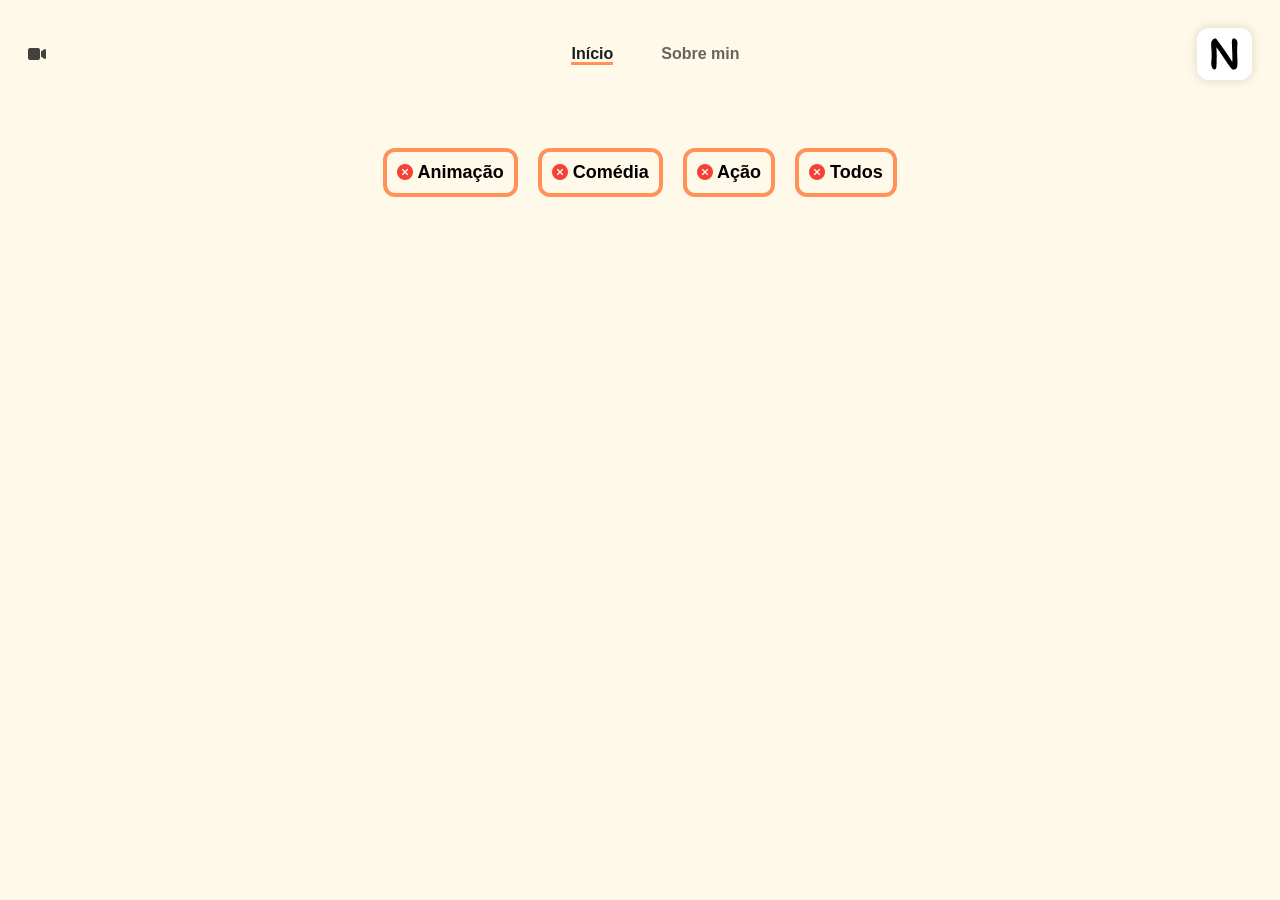
<file: index.html>
<!DOCTYPE html>
<html lang="pt-br">
<head>
    <meta charset="UTF-8">
    <meta name="viewport" content="width=device-width, initial-scale=1.0">
    <title>Cine Neves</title>
    <link rel="stylesheet" href="style.css">
    <link rel="stylesheet" href="https://cdnjs.cloudflare.com/ajax/libs/font-awesome/6.7.2/css/all.min.css">
</head>
 <body style="background-color: #fff9ea;">
    <header>
        <header>
            <nav id = "navbar">
                <i class="fa-solid fa-video" style="color: #44423d;"></i>
                <ul id="nav_list" style="margin-left: 68px;">
                    <li class="nav-item active"><a href="">Início</a></li>
                    <li class="nav-item"><a href="autor.html">Sobre min</a></li>
                </ul>
                <a href="logo.html"><button class="btn" style="background-color: white;"><img src="img/logo.png" style="max-height: 50px;  border-radius: 20%; background-color: white;" alt="">
                </button></a>
            </nav>
        </header>
    </header>
    <section id="conteudo">

        

        <div id="filtros">
            <input type="checkbox" id="terror">
            <label for="terror" style="margin-top: 20px;"><span class="red"> <img src="img/remove.png" alt=""></span>  <span class="green"><img src="img/check.png" alt=""></span>Animação</label>
            <input type="checkbox" id="comedia">
            <label for="comedia" style="margin-top: 20px;"><span class="red"> <img src="img/remove.png" alt=""></span>  <span class="green"><img src="img/check.png" alt=""></span>Comédia</label>
            <input type="checkbox" id="aventura">
            <label for="aventura" style="margin-top: 20px;"><span class="red"> <img src="img/remove.png" alt=""></span>  <span class="green"><img src="img/check.png" alt=""></span>Ação</label>
            <input type="checkbox" id="todos">
            <label for="todos" style="margin-top: 20PX;"> <span class="red"> <img src="img/remove.png" alt=""></span>  <span class="green"><img src="img/check.png" alt=""></span>Todos</label>
            <div class="cobridor"></div>
        </div>

        <main class="filmes" >
        <section style="display: flex; flex-direction: row; gap: 40px;">
            <div class="filme"+ id="filme1">
                <a href="filmes/filme1.html">
                    <div class="card">
                        <div class="img-card">
                            <img src="img/miranha.jpg" alt="">
                        </div>
                        <div class="content">
                            <h2>Homem-Aranha: Através do Aranhaverso (2023)</h2>
                            <p style="margin-top: 10px;">Viajando pelo multiverso, Miles Morales conhece um novo time de Pessoas-Aranha, formado por heróis de diversas dimensões. Mas quando os heróis entram em conflito sobre como lidar com uma nova ameaça, Miles se vê em um impasse.</p>
                        </div>
                    </div>
                </a>
            </div>
        <div class="filme" id="filme2">
            <a href="filmes/filme2.html">
                <div class="card">
                    <div class="img-card">
                        <img src="img/leao-capa.jpg" alt="">
                    </div>
                    <div class="content">
                        <h2>Mufasa: O Rei Leão (2024) <span style="color: yellow;"><i class="fa-solid fa-star"></i>Mais vistos<i class="fa-solid fa-star"></i></span></h2> 
                        <p style="margin-top: 10px;">Mufasa, um filhote perdido e sozinho, conhece um simpático leãozinho chamado Taka, o herdeiro de uma linhagem real. O encontro casual dá início a uma jornada transformadora de um grupo de desajustados em busca de seus destinos. 
                        </p>
                    </div>
                </div>
            </a>
        </div>
        <div class="filme" id="filme3">
            <div class="card">
                <span class="status-filme">Em breve</span>
                <div class="img-card">
                    <img src="img/carros-capa.jpg" alt="">
                </div>
                <div class="content">
                    <h2> Carros (2006)</h2>
                    <p style="margin-top: 10px;">Relâmpago McQueen, um carro de corridas vaidoso, se perde a caminho de uma grande competição e acaba na pacata Radiator Springs. Lá, enquanto tenta voltar para as pistas, ele faz amigos e descobre que há mais na vida do que vencer: como amizade, humildade e lar.

                        Katchau! 🗲</p>
                </div>
            </div>
        </div>
        </section>

        <section style="display: flex; flex-direction: row; gap: 40px;">
        <div class="filme" id="filme4">
            <div class="card">
                <span class="status-filme">Em breve</span>
                <div class="img-card">
                    <img src="img/mine-capa.jpg" alt="">
                </div>
                <div class="content">
                    <h2> Um Filme Minecraft (2025) <span style="color: yellow;"><i class="fa-solid fa-star"></i>Mais vistos<i class="fa-solid fa-star"></i></span></h2>
                    <p style="margin-top: 10px;">Quatro desajustados são transportados para um bizarro país das maravilhas cúbico onde impera a imaginação. Para voltar para casa, eles terão que dominar este mundo enquanto embarcam em uma missão com um experiente construtor imprevisível.</p>
                </div>
            </div>
        </div>
        <div class="filme" id="filme5">
            <div class="card">
                <span class="status-filme">Em breve</span>
                <div class="img-card">
                    <img src="img/deadpool-capa.jpg" alt="">
                </div>
                <div class="content">
                    <h2> Deadpool & Wolverine
                        (2024) <span style="color: yellow;"><i class="fa-solid fa-star"></i>Mais vistos<i class="fa-solid fa-star"></i></span>
                        </h2>
                    <p style="margin-top: 10px;">Deadpool recebe uma inesperada oferta da Autoridade de Variância Temporal para se juntar ao Universo Cinematográfico Marvel, mas em vez disso recruta uma variante durona do Wolverine para salvar seu universo da extinção.</p>
                </div>
            </div>
        </div>
        <div class="filme" id="filme6">
            <div class="card">
                <span class="status-filme">Em breve</span>
                <div class="img-card">
                    <img src="img/sonic-capa2.jpg" alt="">
                </div>
                <div class="content">
                    <h2> Sonic 3: O Filme (2024)</h2>
                    <p style="margin-top: 10px;">Sonic, Knuckles e Tails se reúnem contra um novo e poderoso adversário: Shadow, um vilão misterioso com poderes diferentes de tudo o que já enfrentaram antes. Com suas habilidades excepcionais e o destino do mundo em jogo, a Equipe Sonic busca uma aliança improvável.</p>
                </div>
            </div>
        </div> 
        </section>

        <section style="display: flex; flex-direction: row; gap: 60px;">
            <div class="filme" id="filme7">
                <div class="card">
                    <span class="status-filme">Em breve</span>
                    <div class="img-card">
                        <img src="img/warcraft-capa.jpg" alt="">
                    </div>
                    <div class="content">
                        <h2 style="margin-top: -25px;"> Warcraft: O Primeiro Encontro de Dois Mundos (2016)</h2>
                        <p style="margin-top: 10px;">Enquanto uma horda de orcs invade o planeta Azeroth usando um portal mágico, alguns heróis humanos e orcs dissidentes devem tentar deter o verdadeiro mal por trás desta guerra.</p>
                    </div>
                </div>
            </div>
            <div class="filme" id="filme8">
                <div class="card">
                    <span class="status-filme">Em breve</span>
                    <div class="img-card">
                        <img src="img/capitao-capa.jpg" alt="">
                    </div>
                    <div class="content">
                        <h2 style="margin-top: 25px;"> Capitão América: Admirável Mundo Novo (2025) <br> <span style="color: yellow;"><i class="fa-solid fa-star"></i>Mais vistos<i class="fa-solid fa-star"></i></span></h2>
                        <p style="margin-top: 10px;">Sam Wilson, o novo Capitão América, se vê no meio de um incidente internacional e deve descobrir o motivo por trás de um plano global nefasto.</p>
                    </div>
                </div>
            </div>
        </section>
        <section style="display: flex; flex-direction: row; gap: 60px;">
            <div class="filme" id="filme9">
                <div class="card">
                    <span class="status-filme">Em breve</span>
                    <div class="img-card">
                        <img src="img/thunderbolts-capa.jpg" alt="">
                    </div>
                    <div class="content">
                        <h2> Thunderbolts* (2025) <br><span style="color: yellow;"><i class="fa-solid fa-star"></i>Mais vistos<i class="fa-solid fa-star"></i></span></h2>
                        <p style="margin-top: 10px;">Depois de se verem presos em uma armadilha mortal, uma equipe não convencional de anti-heróis deve embarcar em uma missão perigosa que os forçará a confrontar os cantos mais sombrios de seus passados.</p>
                    </div>
                </div>
            </div>
            <div class="filme" id="filme10">
                <div class="card">
                    <span class="status-filme">Em breve</span>
                    <div class="img-card">
                        <img src="img/kraven-capa.jpg" alt="">
                    </div>
                    <div class="content">
                        <h2 style="margin-top: 145px;"> Kraven, o Caçador (2024)</h2>
                        <p style="margin-top: 10px;">A complexa relação de Kraven com o pai, Nikolai Kravinoff, o leva a uma jornada de vingança com consequências brutais, o motivando a se tornar um dos maiores e mais temidos caçadores do mundo.</p>
                    </div>
                </div>
            </div>
        </section>
        
        </main>
    </section>
    

        <!-- <h1 style="background-color: rgb(97, 96, 96); color: rgb(233, 229, 229); padding: 20px; width: 23%; text-align: center;font-size: 55px; margin-bottom: 10px;">Lorem Ipsum</h1>
        <p style="background-color: rgb(182, 178, 178); padding: 30px; font-size: 40px;margin-bottom: 10px;">Lorem ipsum dolor sit amet consectetur adipisicing elit. Non voluptatum eligendi labore est voluptas ratione, odio cumque delectus commodi qui quod quibusdam, quaerat officiis vitae aperiam debitis! Veniam, error fuga?
        Praesentium voluptates officia rerum  veniam maiores eius autem, incidunt numquam officia, alias consectetur culpa voluptatum delore voluptates tempora, aut rem dolore ea?</p>

        <ul style="background-color: rgb(182, 178, 178); padding: 40px; width: 30%; font-size: 40px;">
            <li style="margin-left: 20px;">Lorem ipsum dolor sit</li>
            <li style="margin-left: 20px;">consectetur adipisicing</li>
            <li style="margin-left: 20px;">Elit, sed do elusmod</li>
        </ul>
    </main> -->
</body>
</html>
</file>
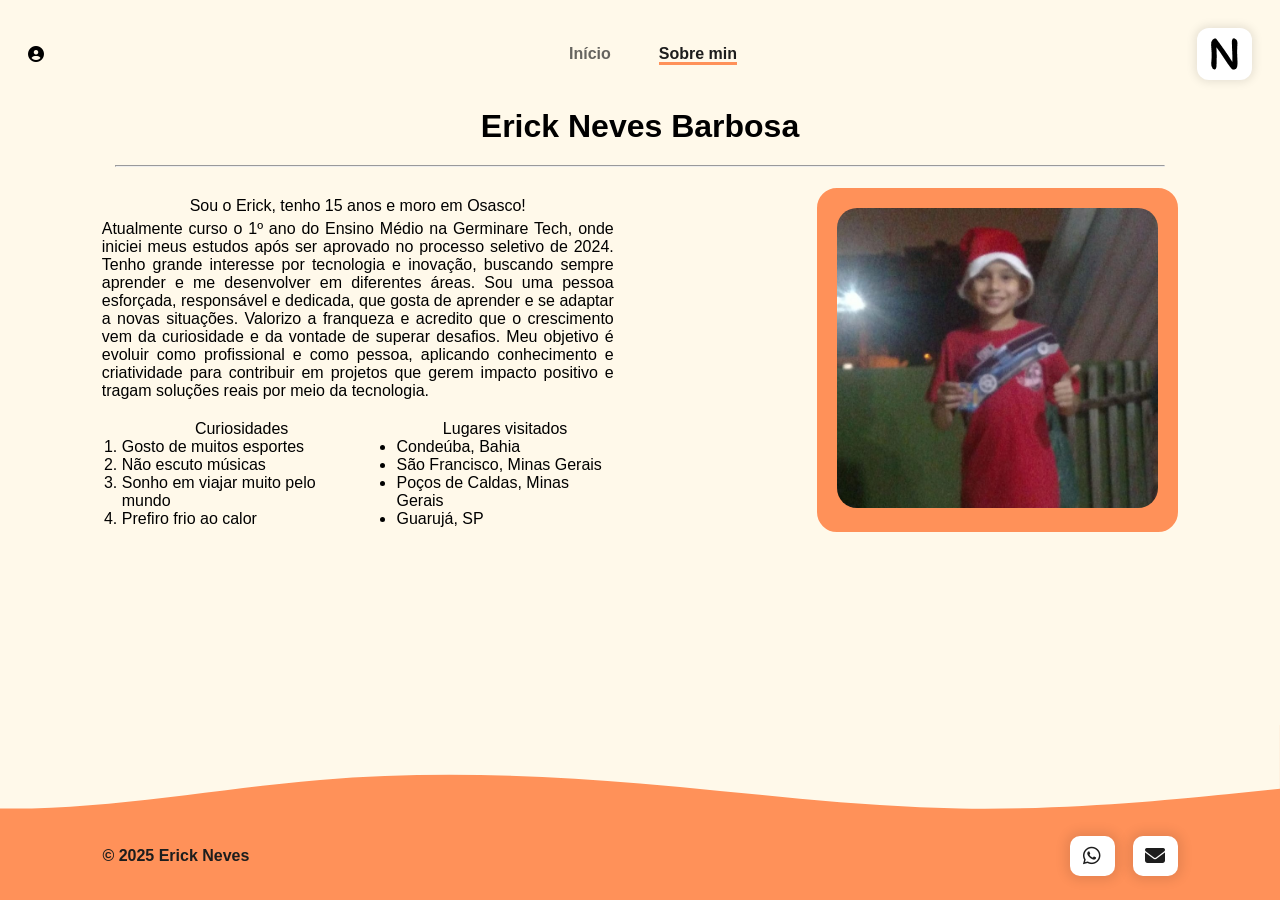
<file: autor.html>
<!DOCTYPE html>
<html lang="pt-br">
<head>
    <meta charset="UTF-8">
    <meta name="viewport" content="width=device-width, initial-scale=1.0">
    <title>Cine Neves</title>
    <link rel="stylesheet" href="style.css">
    <link rel="stylesheet" href="https://cdnjs.cloudflare.com/ajax/libs/font-awesome/6.7.2/css/all.min.css">
    <link rel="icon" href="img/logo.png" >
</head>
 <body style="background-color: #fff9ea; overflow-y: hidden; ">
    <header>
        <header>
            <nav id = "navbar">
                <i class="fa-solid fa-circle-user"></i>
                <ul id="nav_list" style="margin-left: 65px;">
                    <li class="nav-item"><a href="index.html">Início</a></li>
                    <li class="nav-item active"><a href="">Sobre min</a></li>
                </ul>
                <a href="logo.html"><button class="btn" style="background-color: white;"><img src="img/logo.png" style="max-height: 50px;  border-radius: 20%;" alt="">
                </button></a>
            </nav>
        </header>
    </header>
    
    <h1 style="text-align: center; margin-top: 0px;">Erick Neves Barbosa</h1>
    <hr style="margin-top: 20px; width: 82%; margin-left: 9%;">
    <main style="display: flex; justify-content: space-around; align-items: center; margin-top: 21px;">
        <section style="width: 40%;">            
            <p style="text-align: justify; margin-top: 5px;"> <span style="text-align: center; width: 100%; display: block; margin-bottom: 5px;">Sou o Erick, tenho 15 anos e moro em Osasco! </span> Atualmente curso o 1º ano do Ensino Médio na Germinare Tech, onde iniciei meus estudos após ser aprovado no processo seletivo de 2024. Tenho grande interesse por tecnologia e inovação, buscando sempre aprender e me desenvolver em diferentes áreas.

                Sou uma pessoa esforçada, responsável e dedicada, que gosta de aprender e se adaptar a novas situações. Valorizo a franqueza e acredito que o crescimento vem da curiosidade e da vontade de superar desafios.
                
                Meu objetivo é evoluir como profissional e como pessoa, aplicando conhecimento e criatividade para contribuir em projetos que gerem impacto positivo e tragam soluções reais por meio da tecnologia.</p>
           <div style="display: flex; gap: 35px; margin-top: 20px; margin-left: 20px;">
            <ol style="text-align: center;">
                Curiosidades
                <li style="text-align: start;">Gosto de muitos esportes</li>
                <li style="text-align: start;">Não escuto músicas</li>
                <li style="text-align: start;">Sonho em viajar muito pelo mundo</li>
                <li style="text-align: start;">Prefiro frio ao calor</li>
            </ol>
            <ul style="text-align: center;">
                Lugares visitados
                <li style="text-align: start;">Condeúba, Bahia</li>
                <li style="text-align: start;">São Francisco, Minas Gerais</li>
                <li style="text-align: start;">Poços de Caldas, Minas Gerais</li>
                <li style="text-align: start;">Guarujá, SP</li>
            </ul>
        </div>
        </section>

        <div class="" style="border-radius: 20px; border: 20px solid #ff9159; background-color: #ff9159; z-index: 2;"><img src="img/eu.jpg" alt="" style="height: 300px; border-radius: 20px;"></div>
    </main>


    <footer style="position: fixed; bottom: 0; width: 100%;">
        <img src="img/wave.svg" alt="">

        <div id="itens-footer">
            <span id="copyright"> <b>&copy 2025 Erick Neves</b></span>

            <div class="social-media-buttons">
                <a href="https://w.app/q9ha0n" target="_blank"><i class="fa-brands fa-whatsapp"></i></a>
                <a href="mailto:barbosa.erick.neves@gmail.com" target="_blank"><i class="fa-solid fa-envelope"></i></a>

            </div>
        </div>
    </footer>
</body>
</html>
</file>
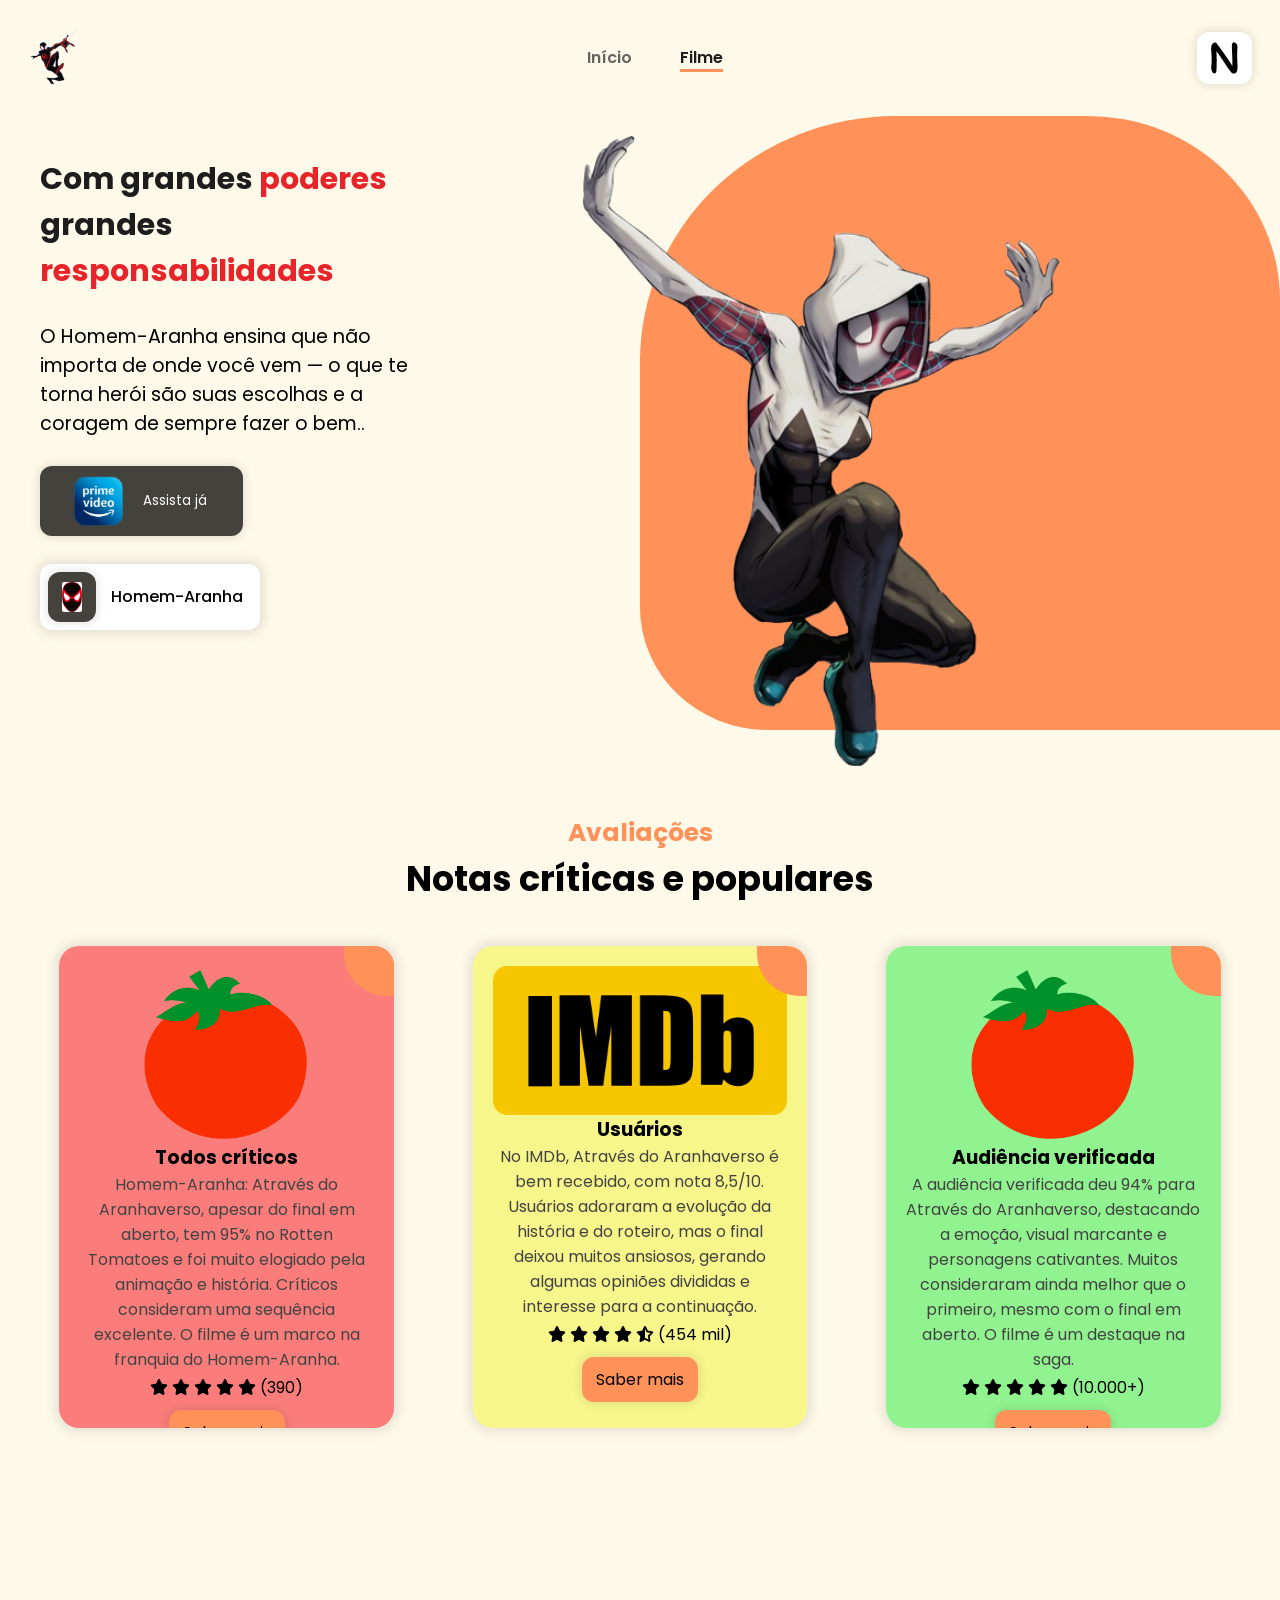
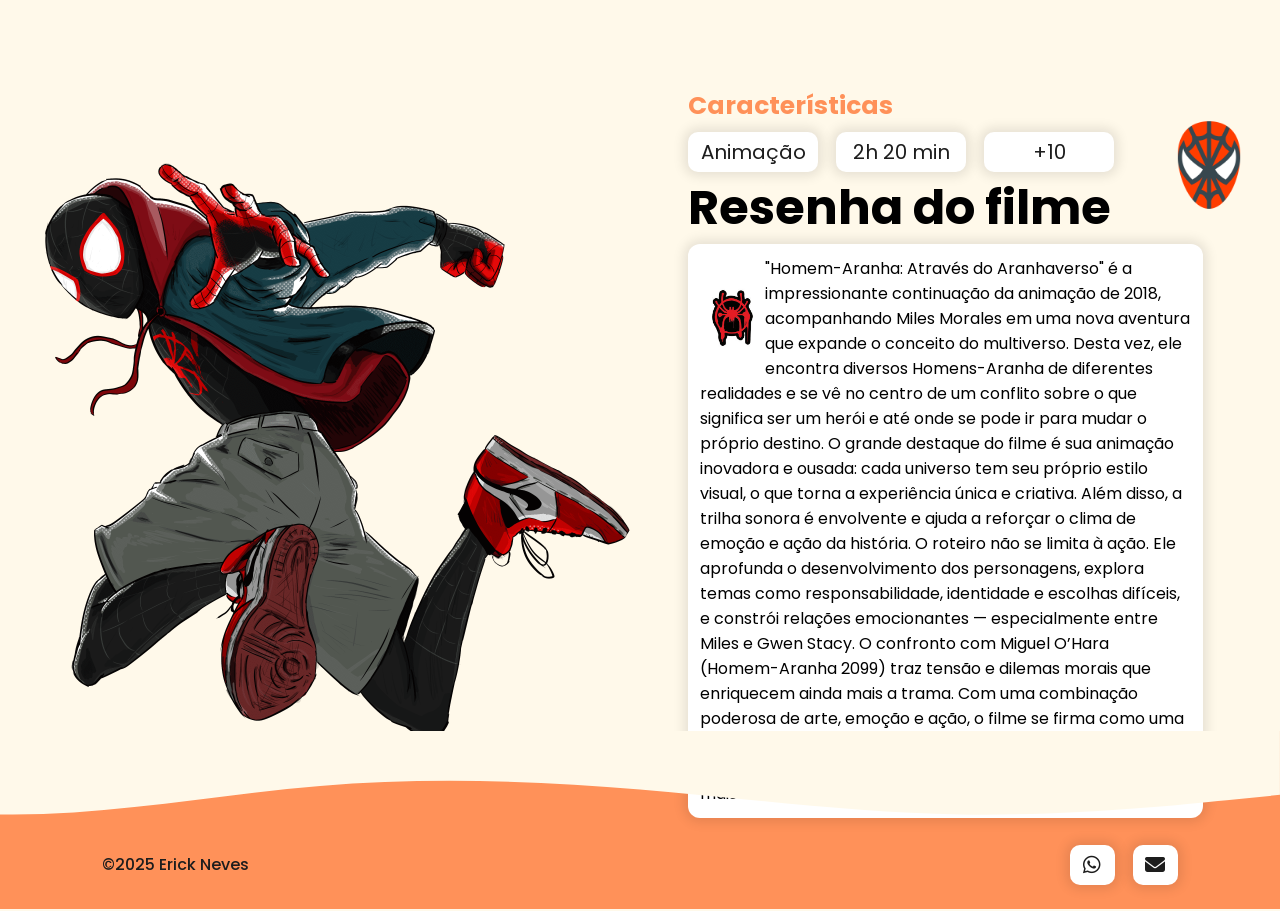
<file: filmes/filme1.html>
<!DOCTYPE html>
<html lang="pt-br">
<head>
    <meta charset="UTF-8">
    <meta name="viewport" content="width=device-width, initial-scale=1.0">
    <title>Homem-Aranha: Através do Aranhaverso</title>
    <link rel="stylesheet" href="https://cdnjs.cloudflare.com/ajax/libs/font-awesome/6.7.2/css/all.min.css">

    <link rel="stylesheet" href="filme.css">
    <link rel="preconnect" href="https://fonts.googleapis.com">
<link rel="preconnect" href="https://fonts.gstatic.com" crossorigin>
<link href="https://fonts.googleapis.com/css2?family=Poppins:ital,wght@0,100;0,200;0,300;0,400;0,500;0,600;0,700;0,800;0,900;1,100;1,200;1,300;1,400;1,500;1,600;1,700;1,800;1,900&display=swap" rel="stylesheet">
</head>
<body>
    <header>
        <nav id = "navbar">
            <img src="../img/miranha2.png"  alt="" style="max-height: 60px;">
            <ul id="nav_list" style="margin-left: 35px;">
                <li class="nav-item"><a href="../index.html">Início</a></li>
                <li class="nav-item active"><a href="">Filme</a></li>
            </ul>

            <a href="../logo.html"><button class="btn" style="background-color: white;"><img src="../img/logo.png" style="max-height: 50px; border-radius: 20%; background-color: white;" alt="">
            </button></a>
        </nav>
    </header>

    <main id="conteudo">
        <section id="home">
            <div class="forma"></div>
            <section id="primeira_visao">
            
                <h1 class="titulo">Com grandes <span class="red">poderes</span> <br> grandes  <span class="red">responsabilidades</span></h1> 
                <p class="descricao">O Homem-Aranha ensina que não importa de onde você vem — o que te torna herói são suas escolhas e a coragem de sempre fazer o bem..</p>

                <a href="https://www.primevideo.com/-/pt/detail/Homem-Aranha-Atrav%C3%A9s-do-Aranhaverso/0L4QVOMW7FOANL3BIIWM2K39M7" target="_blank" style="text-decoration: none;"><button class="btn"><img src="../img/Amazon-icon.png" alt="" style="max-width: 100%; max-height: 50px;"><p style="padding-right: 22px;">Assista já</p></button></a>
                <a target="_blank" href="https://pt.wikipedia.org/wiki/Homem-Aranha:_Atrav%C3%A9s_do_Aranhaverso" style="text-decoration: none;color: black;"><div class="filme-icon"> <button class="btn"><img src="../img/miranha-icon.jpg" alt="" style="max-height: 30px; border-radius: 10%;"></button> <p style="padding-left: 6.8px;">Homem-Aranha</p></div></a>
            </section>


            <div class="banner_principal">
                <img src="../img/mulheranha (1).png" alt="" style="margin-right: 200px;">
            </div>

        </section>

        <section id="avaliacoes">
            <h2 class="titulo-avaliacao">Avaliações</h2>
            <h3 class="subtitulo-avaliacao">Notas críticas e populares</h3>

            <div class="notas">
                <div class="nota" style="background-color: rgba(250, 104, 104, 0.852);">
                    <div class="icon-nota"></div>

                    <img src="../img/tomatoes.png" alt="" class="img-nota" style="max-width: 100%; max-height: 40%;">

                    <h3 class="nota-titulo">
                        Todos críticos
                    </h3>

                    <span class="nota-descricao">
                        Homem-Aranha: Através do Aranhaverso, apesar do final em aberto, tem 95% no Rotten Tomatoes e foi muito elogiado pela animação e história. Críticos consideram uma sequência excelente. O filme é um marco na franquia do Homem-Aranha.
                    </span>

                    <div class="stars" style="margin-top: 3px;">
                        <i class="fa-solid fa-star"></i>
                        <i class="fa-solid fa-star"></i>
                        <i class="fa-solid fa-star"></i>
                        <i class="fa-solid fa-star"></i>
                        <i class="fa-solid fa-star"></i>
                        <span>(390)</span>
                    </div>

                    <a target="_blank" href="https://www.rottentomatoes.com/m/spider_man_across_the_spider_verse/reviews" style="text-decoration: none;"> <div class="btn" style="color: black; ">Saber mais</div></a>
                </div>
                <div class="nota" style="background-color: rgba(246, 246, 125, 0.863);">
                    <div class="icon-nota"></div>

                    <img src="../img/imdb.png" alt="" class="img-nota" style="max-width: 100%;">

                    <h3 class="nota-titulo">
                        Usuários
                    </h3>

                    <span class="nota-descricao">
                        No IMDb, Através do Aranhaverso é bem recebido, com nota 8,5/10. Usuários adoraram a evolução da história e do roteiro, mas o final deixou muitos ansiosos, gerando algumas opiniões divididas e interesse para a continuação.
                    </span>

                    <div class="stars" style="margin-top: 3px;">
                        <i class="fa-solid fa-star"></i>
                        <i class="fa-solid fa-star"></i>
                        <i class="fa-solid fa-star"></i>
                        <i class="fa-solid fa-star"></i>
                        <i class="fa-solid fa-star-half-stroke"></i>
                        <span>(454 mil)</span>
                    </div>

                    <a target="_blank" href="https://www.imdb.com/pt/title/tt9362722/ratings/?ref_=tt_ov_rat" style="text-decoration: none;"><div class="btn" style="color: black;">Saber mais</div></a>
                </div>
                
                <div class="nota" style="background-color: rgba(136, 244, 136, 0.918);">
                    <div class="icon-nota"></div>

                    <img src="../img/tomatoes.png" alt="" class="img-nota" style="max-width: 100%; max-height: 40%;">

                    <h3 class="nota-titulo">
                        Audiência verificada
                    </h3>

                    <span class="nota-descricao">
                        A audiência verificada deu 94% para Através do Aranhaverso, destacando a emoção, visual marcante e personagens cativantes. Muitos consideraram ainda melhor que o primeiro, mesmo com o final em aberto. O filme é um destaque na saga.
                    </span>

                    <div class="stars" style="margin-top: 3px;">
                        <i class="fa-solid fa-star"></i>
                        <i class="fa-solid fa-star"></i>
                        <i class="fa-solid fa-star"></i>
                        <i class="fa-solid fa-star"></i>
                        <i class="fa-solid fa-star"></i>
                        <span>(10.000+)</span>
                    </div>

                    <a target="_blank" href="https://www.rottentomatoes.com/m/spider_man_across_the_spider_verse/reviews?type=user" style="text-decoration: none;"><div class="btn" style="color: black;">Saber mais</div></a>
                </div>

                
            </div>
        </section>

        <section id="parte-resenha" style="margin-top: -100px;">
            <img src="../img/miranha.png" alt="" id="resenha-img">

            <article id="texto-resenha">
                <div style="display: flex; align-items: center;">
                <div style="display: flex; flex-direction: column;">
                <h2 class="titulo-avaliacao">Características</h2>
                <div class="caracteristica-buttons" style="margin-top: 6.7px;">
                    <p> <abbr title="Gênero" style="text-decoration: none;">Animação</abbr></p>
                    <p> <abbr title="Duração" style="text-decoration: none;">2h 20 min</abbr></p>
                    <p> <abbr title="Classificação Indicativa" style="text-decoration: none;">+10</abbr></p>
                </div>
                <h3 class="subtitulo-avaliacao">Resenha do filme </h3>
                </div>
                <img src="../img/miranha3.png" class="icon-resenha" alt="" style="margin-left: 45px; text-align: center;">
                </div>


                <div id="resenha">
                    <div id="conteudo-resenha">
                        <p> <span style="display: flex; align-items: center;">                    <img src="../img/icon-miranha.jpeg" class="icon-resenha" style="padding: 10px;" alt="">"Homem-Aranha: Através do Aranhaverso" é a impressionante continuação da animação de 2018, acompanhando Miles Morales em uma nova aventura que expande o conceito do multiverso. Desta vez, ele encontra diversos Homens-Aranha de diferentes 
                        </span>
                                realidades e se vê no centro de um conflito sobre o que significa ser um herói e até onde se pode ir para mudar o próprio destino.

O grande destaque do filme é sua animação inovadora e ousada: cada universo tem seu próprio estilo visual, o que torna a experiência única e criativa. Além disso, a trilha sonora é envolvente e ajuda a reforçar o clima de emoção e ação da história.

O roteiro não se limita à ação. Ele aprofunda o desenvolvimento dos personagens, explora temas como responsabilidade, identidade e escolhas difíceis, e constrói relações emocionantes — especialmente entre Miles e Gwen Stacy. O confronto com Miguel O’Hara (Homem-Aranha 2099) traz tensão e dilemas morais que enriquecem ainda mais a trama.

Com uma combinação poderosa de arte, emoção e ação, o filme se firma como uma das melhores animações de super-herói já feitas. O final aberto deixa tudo preparado para uma terceira parte ainda mais intensa.
                        </p>
                    </div>
                </div>
            </article>
        </section>
    </main>

    <footer style="margin-top: -180px;">
        <img src="../img/wave.svg" alt="">

        <div id="itens-footer">
            <span id="copyright">&copy2025 Erick Neves</span>

            <div class="social-media-buttons">
                <a href="https://w.app/q9ha0n" target="_blank"><i class="fa-brands fa-whatsapp"></i></a>
                <a href="mailto:barbosa.erick.neves@gmail.com" target="_blank"><i class="fa-solid fa-envelope"></i></a>

            </div>
        </div>
    </footer>

</body>
</html>
</file>
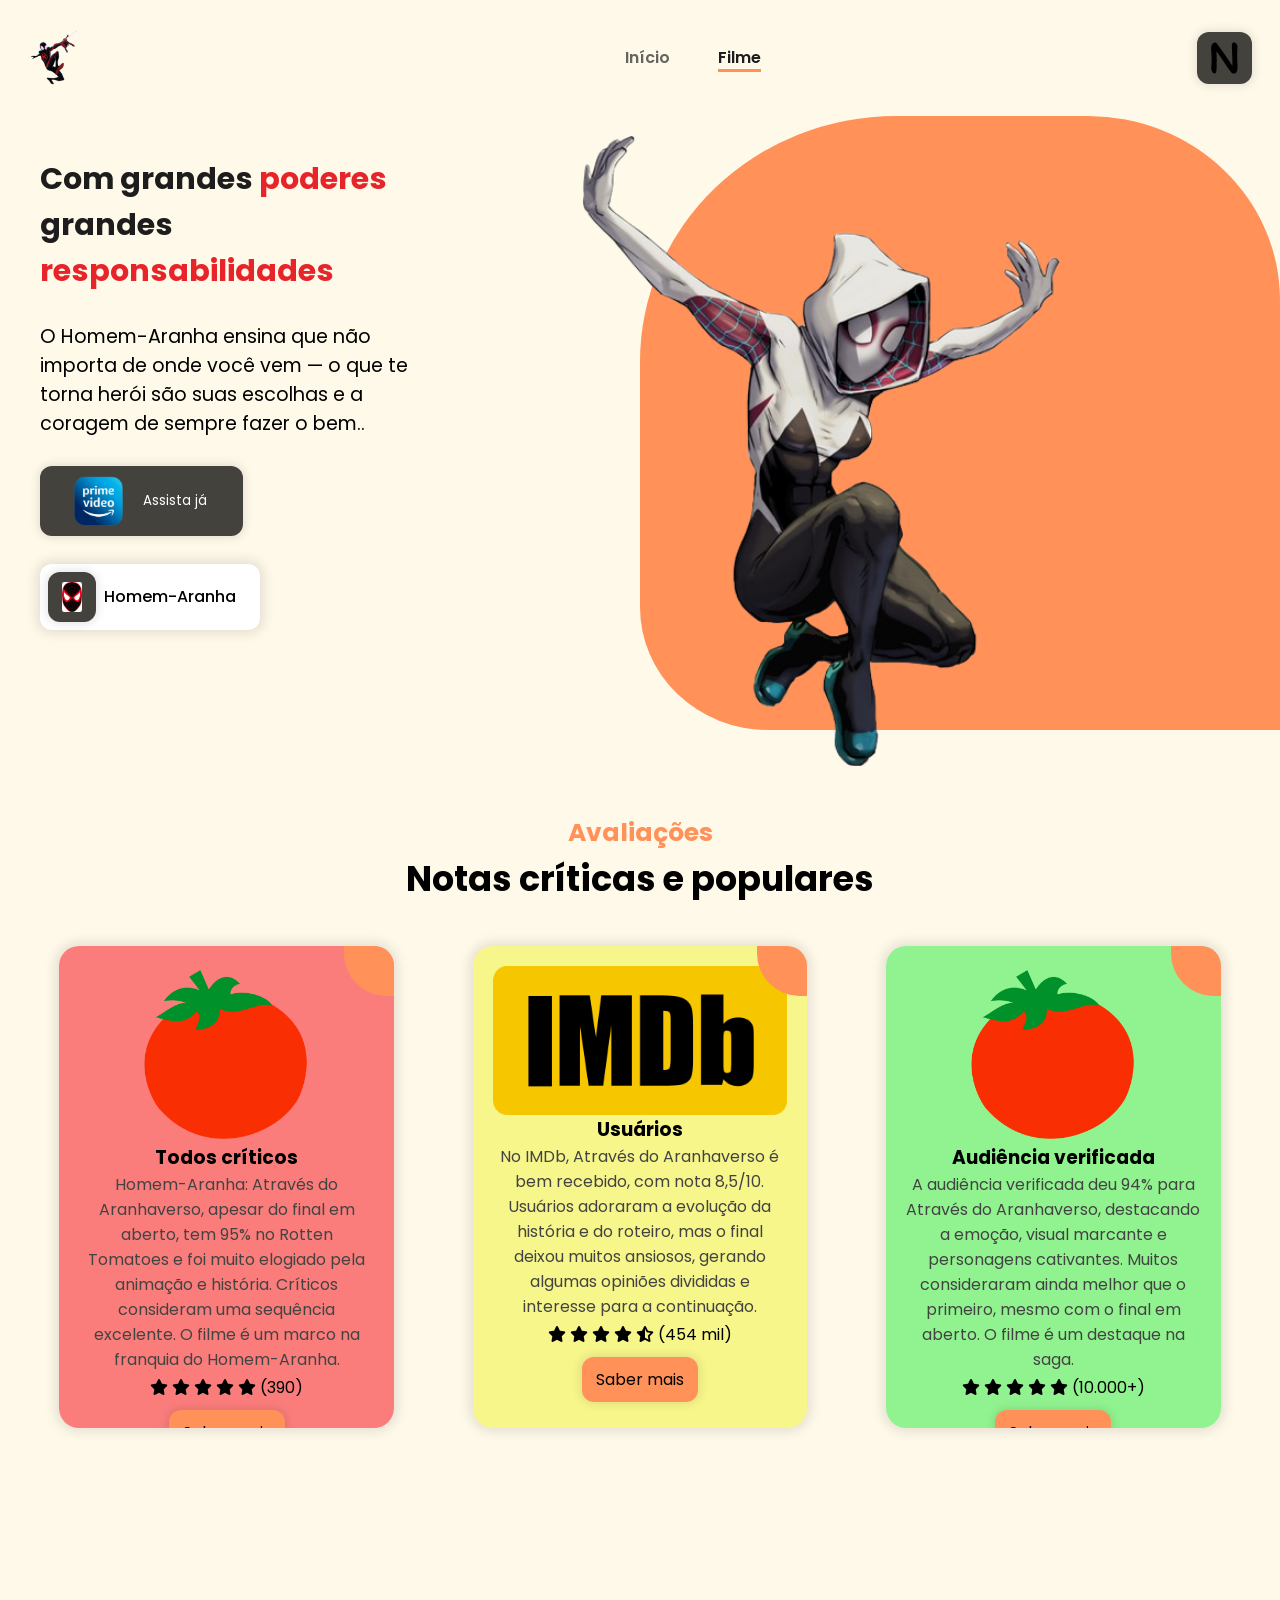
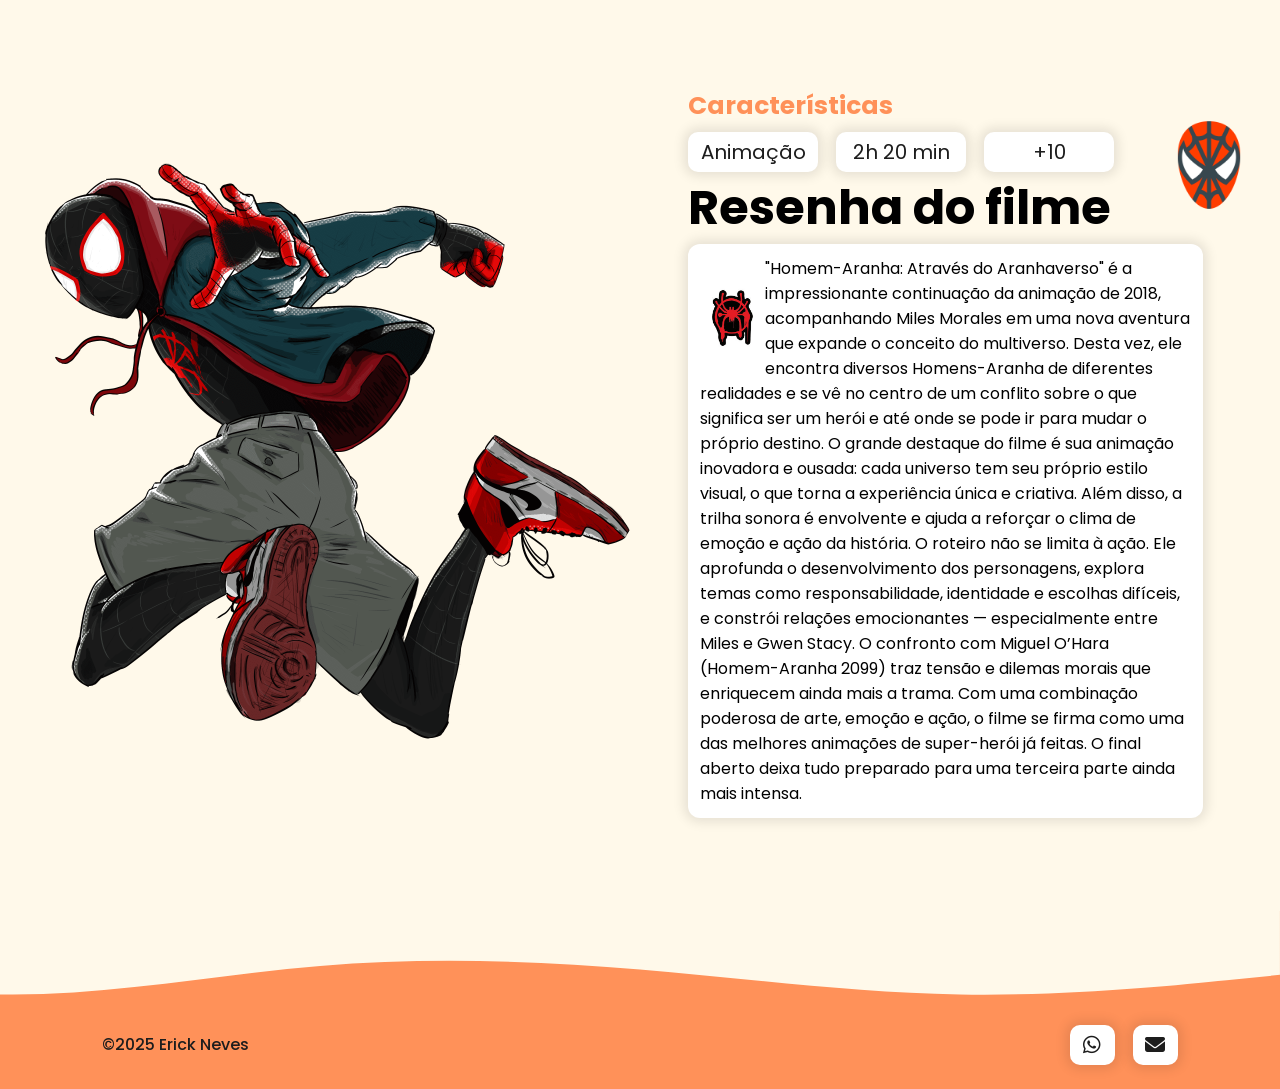
<file: filmes/filme10.html>
<!DOCTYPE html>
<html lang="pt-br">
<head>
    <meta charset="UTF-8">
    <meta name="viewport" content="width=device-width, initial-scale=1.0">
    <title>Homem-Aranha: Através do Aranhaverso</title>
    <link rel="stylesheet" href="https://cdnjs.cloudflare.com/ajax/libs/font-awesome/6.7.2/css/all.min.css">

    <link rel="stylesheet" href="filme.css">
    <link rel="preconnect" href="https://fonts.googleapis.com">
<link rel="preconnect" href="https://fonts.gstatic.com" crossorigin>
<link href="https://fonts.googleapis.com/css2?family=Poppins:ital,wght@0,100;0,200;0,300;0,400;0,500;0,600;0,700;0,800;0,900;1,100;1,200;1,300;1,400;1,500;1,600;1,700;1,800;1,900&display=swap" rel="stylesheet">
</head>
<body>
    <header>
        <nav id = "navbar">
            <img src="/img/miranha2.png"  alt="" style="max-height: 60px;">
            <ul id="nav_list" style="margin-left: 111px;">
                <li class="nav-item"><a href="/index.html">Início</a></li>
                <li class="nav-item active"><a href="">Filme</a></li>
            </ul>

            <a href="/index.html"><button class="btn"><img src="/img/logo.png" style="max-height: 50px; border-radius: 20%;" alt="">
            </button></a>
        </nav>
    </header>

    <main id="conteudo">
        <section id="home">
            <div class="forma"></div>
            <section id="primeira_visao">
            
                <h1 class="titulo">Com grandes <span class="red">poderes</span> <br> grandes  <span class="red">responsabilidades</span></h1> 
                <p class="descricao">O Homem-Aranha ensina que não importa de onde você vem — o que te torna herói são suas escolhas e a coragem de sempre fazer o bem..</p>

                <a href="https://www.primevideo.com/-/pt/detail/Homem-Aranha-Atrav%C3%A9s-do-Aranhaverso/0L4QVOMW7FOANL3BIIWM2K39M7" target="_blank" style="text-decoration: none;"><button class="btn"><img src="/img/Amazon-icon.png" alt="" style="max-width: 100%; max-height: 50px;"><p style="padding-right: 22px;">Assista já</p></button></a>
                <a target="_blank" href="https://pt.wikipedia.org/wiki/Homem-Aranha:_Atrav%C3%A9s_do_Aranhaverso" style="text-decoration: none;color: black;"><div class="filme-icon"> <button class="btn"><img src="/img/miranha-icon.jpg" alt="" style="max-height: 30px; border-radius: 10%;"></button> Homem-Aranha</div></a>
            </section>


            <div class="banner_principal">
                <img src="/img/mulheranha (1).png" alt="" style="margin-right: 200px;">
            </div>

        </section>

        <section id="avaliacoes">
            <h2 class="titulo-avaliacao">Avaliações</h2>
            <h3 class="subtitulo-avaliacao">Notas críticas e populares</h3>

            <div class="notas">
                <div class="nota" style="background-color: rgba(250, 104, 104, 0.852);">
                    <div class="icon-nota"></div>

                    <img src="/img/tomatoes.png" alt="" class="img-nota" style="max-width: 100%; max-height: 40%;">

                    <h3 class="nota-titulo">
                        Todos críticos
                    </h3>

                    <span class="nota-descricao">
                        Homem-Aranha: Através do Aranhaverso, apesar do final em aberto, tem 95% no Rotten Tomatoes e foi muito elogiado pela animação e história. Críticos consideram uma sequência excelente. O filme é um marco na franquia do Homem-Aranha.
                    </span>

                    <div class="stars" style="margin-top: 3px;">
                        <i class="fa-solid fa-star"></i>
                        <i class="fa-solid fa-star"></i>
                        <i class="fa-solid fa-star"></i>
                        <i class="fa-solid fa-star"></i>
                        <i class="fa-solid fa-star"></i>
                        <span>(390)</span>
                    </div>

                    <a target="_blank" href="https://www.rottentomatoes.com/m/spider_man_across_the_spider_verse/reviews" style="text-decoration: none;"> <div class="btn" style="color: black; ">Saber mais</div></a>
                </div>
                <div class="nota" style="background-color: rgba(246, 246, 125, 0.863);">
                    <div class="icon-nota"></div>

                    <img src="/img/imdb.png" alt="" class="img-nota" style="max-width: 100%;">

                    <h3 class="nota-titulo">
                        Usuários
                    </h3>

                    <span class="nota-descricao">
                        No IMDb, Através do Aranhaverso é bem recebido, com nota 8,5/10. Usuários adoraram a evolução da história e do roteiro, mas o final deixou muitos ansiosos, gerando algumas opiniões divididas e interesse para a continuação.
                    </span>

                    <div class="stars" style="margin-top: 3px;">
                        <i class="fa-solid fa-star"></i>
                        <i class="fa-solid fa-star"></i>
                        <i class="fa-solid fa-star"></i>
                        <i class="fa-solid fa-star"></i>
                        <i class="fa-solid fa-star-half-stroke"></i>
                        <span>(454 mil)</span>
                    </div>

                    <a target="_blank" href="https://www.imdb.com/pt/title/tt9362722/ratings/?ref_=tt_ov_rat" style="text-decoration: none;"><div class="btn" style="color: black;">Saber mais</div></a>
                </div>
                
                <div class="nota" style="background-color: rgba(136, 244, 136, 0.918);">
                    <div class="icon-nota"></div>

                    <img src="/img/tomatoes.png" alt="" class="img-nota" style="max-width: 100%; max-height: 40%;">

                    <h3 class="nota-titulo">
                        Audiência verificada
                    </h3>

                    <span class="nota-descricao">
                        A audiência verificada deu 94% para Através do Aranhaverso, destacando a emoção, visual marcante e personagens cativantes. Muitos consideraram ainda melhor que o primeiro, mesmo com o final em aberto. O filme é um destaque na saga.
                    </span>

                    <div class="stars" style="margin-top: 3px;">
                        <i class="fa-solid fa-star"></i>
                        <i class="fa-solid fa-star"></i>
                        <i class="fa-solid fa-star"></i>
                        <i class="fa-solid fa-star"></i>
                        <i class="fa-solid fa-star"></i>
                        <span>(10.000+)</span>
                    </div>

                    <a target="_blank" href="https://www.rottentomatoes.com/m/spider_man_across_the_spider_verse/reviews?type=user" style="text-decoration: none;"><div class="btn" style="color: black;">Saber mais</div></a>
                </div>

                
            </div>
        </section>

        <section id="parte-resenha" style="margin-top: -100px;">
            <img src="/img/miranha.png" alt="" id="resenha-img">

            <article id="texto-resenha">
                <div style="display: flex; align-items: center;">
                <div style="display: flex; flex-direction: column;">
                <h2 class="titulo-avaliacao">Características</h2>
                <div class="caracteristica-buttons" style="margin-top: 6.7px;">
                    <p> <abbr title="Gênero" style="text-decoration: none;">Animação</abbr></p>
                    <p> <abbr title="Duração" style="text-decoration: none;">2h 20 min</abbr></p>
                    <p> <abbr title="Classificação Indicativa" style="text-decoration: none;">+10</abbr></p>
                </div>
                <h3 class="subtitulo-avaliacao">Resenha do filme </h3>
                </div>
                <img src="/img/miranha3.png" class="icon-resenha" alt="" style="margin-left: 45px; text-align: center;">
                </div>


                <div id="resenha">
                    <div id="conteudo-resenha">
                        <p> <span style="display: flex; align-items: center;">                    <img src="/img/icon-miranha.jpeg" class="icon-resenha" style="padding: 10px;" alt="">"Homem-Aranha: Através do Aranhaverso" é a impressionante continuação da animação de 2018, acompanhando Miles Morales em uma nova aventura que expande o conceito do multiverso. Desta vez, ele encontra diversos Homens-Aranha de diferentes 
                        </span>
                                realidades e se vê no centro de um conflito sobre o que significa ser um herói e até onde se pode ir para mudar o próprio destino.

O grande destaque do filme é sua animação inovadora e ousada: cada universo tem seu próprio estilo visual, o que torna a experiência única e criativa. Além disso, a trilha sonora é envolvente e ajuda a reforçar o clima de emoção e ação da história.

O roteiro não se limita à ação. Ele aprofunda o desenvolvimento dos personagens, explora temas como responsabilidade, identidade e escolhas difíceis, e constrói relações emocionantes — especialmente entre Miles e Gwen Stacy. O confronto com Miguel O’Hara (Homem-Aranha 2099) traz tensão e dilemas morais que enriquecem ainda mais a trama.

Com uma combinação poderosa de arte, emoção e ação, o filme se firma como uma das melhores animações de super-herói já feitas. O final aberto deixa tudo preparado para uma terceira parte ainda mais intensa.
                        </p>
                    </div>
                </div>
            </article>
        </section>
    </main>

    <footer>
        <img src="/img/wave.svg" alt="">

        <div id="itens-footer">
            <span id="copyright">&copy2025 Erick Neves</span>

            <div class="social-media-buttons">
                <a href="https://w.app/q9ha0n" target="_blank"><i class="fa-brands fa-whatsapp"></i></a>
                <a href="mailto:barbosa.erick.neves@gmail.com" target="_blank"><i class="fa-solid fa-envelope"></i></a>

            </div>
        </div>
    </footer>

</body>
</html>
</file>
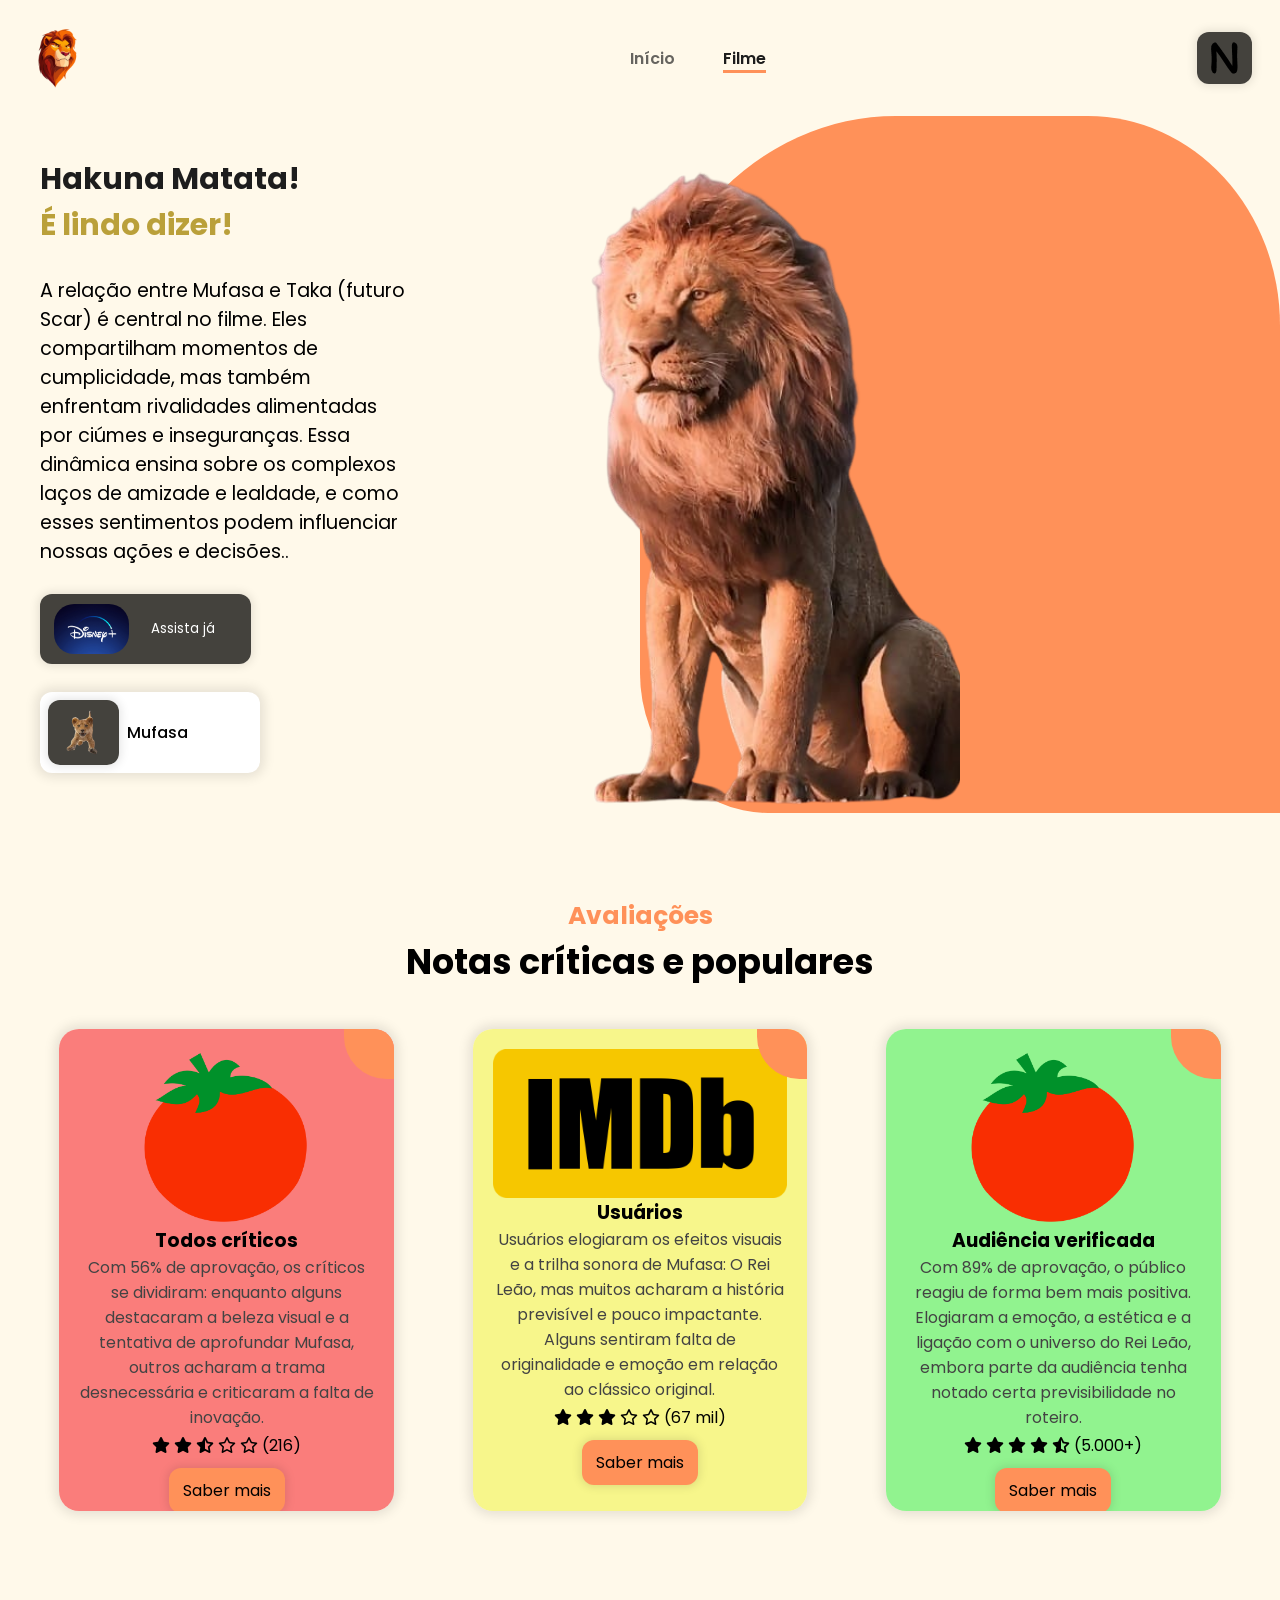
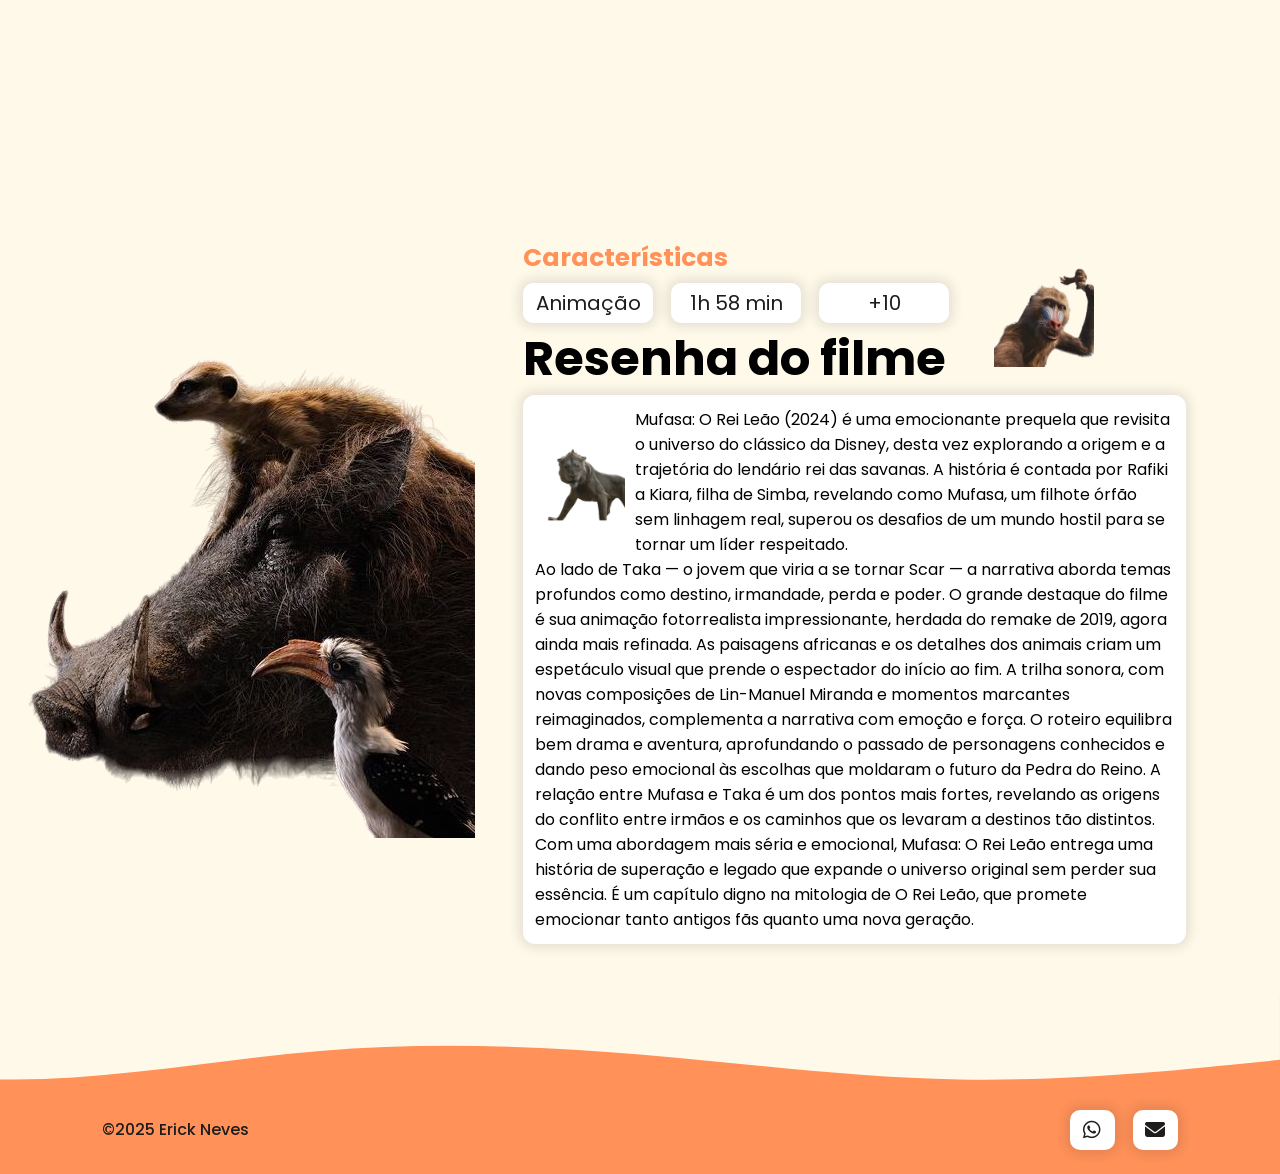
<file: filmes/filme2.html>
<!DOCTYPE html>
<html lang="pt-br">
<head>
    <meta charset="UTF-8">
    <meta name="viewport" content="width=device-width, initial-scale=1.0">
    <title>Mufasa: O Rei Leão (2024)</title>
    <link rel="stylesheet" href="https://cdnjs.cloudflare.com/ajax/libs/font-awesome/6.7.2/css/all.min.css">

    <link rel="stylesheet" href="filme.css">
    <link rel="preconnect" href="https://fonts.googleapis.com">
<link rel="preconnect" href="https://fonts.gstatic.com" crossorigin>
<link href="https://fonts.googleapis.com/css2?family=Poppins:ital,wght@0,100;0,200;0,300;0,400;0,500;0,600;0,700;0,800;0,900;1,100;1,200;1,300;1,400;1,500;1,600;1,700;1,800;1,900&display=swap" rel="stylesheet">
</head>
<body>
    <header>
        <nav id = "navbar">
            <img src="../img/mufasa-icon.png"  alt="" style="max-height: 60px;">
            <ul id="nav_list" style="margin-left: 111px;">
                <li class="nav-item"><a href="../index.html">Início</a></li>
                <li class="nav-item active"><a href="">Filme</a></li>
            </ul>

            <a href="../index.html"><button class="btn"><img src="../img/logo.png" style="max-height: 50px; border-radius: 20%;" alt="">
            </button></a>
        </nav>
    </header>

    <main id="conteudo">
        <section id="home">
            <div class="forma"></div>
            <section id="primeira_visao">
            
                <h1 class="titulo">Hakuna Matata! <br> <span style="color: rgb(186, 160, 58);">É lindo dizer!</span></h1> 
                <p class="descricao">A relação entre Mufasa e Taka (futuro Scar) é central no filme. Eles compartilham momentos de cumplicidade, mas também enfrentam rivalidades alimentadas por ciúmes e inseguranças. Essa dinâmica ensina sobre os complexos laços de amizade e lealdade, e como esses sentimentos podem influenciar nossas ações e decisões..</p>

                <a href="https://www.disneyplus.com/pt-br/browse/entity-be4719cc-b491-4593-b5a7-d8658976c0b9" target="_blank" style="text-decoration: none;"><button class="btn"><img src="../img/disney-pluslogo.jpg" alt="" style="max-width: 100%; max-height: 50px; border-radius: 20px;"><p style="padding-left: 22px;padding-right: 22px;">Assista já</p></button></a>
                <a target="_blank" href="https://en.wikipedia.org/wiki/Mufasa:_The_Lion_King" style="text-decoration: none;color: black;"><div class="filme-icon"> <button class="btn"><img src="../img/filhote.png" alt="" style="max-height: 45px; border-radius: 10%;"></button>Mufasa</div></a>
            </section>


            <div class="banner_principal">
                <img src="../img/mufasa.png" alt="" style="margin-right: 300px; margin-bottom: -200px;">
            </div>

        </section>

        <section id="avaliacoes">
            <h2 class="titulo-avaliacao">Avaliações</h2>
            <h3 class="subtitulo-avaliacao">Notas críticas e populares</h3>

            <div class="notas">
                <div class="nota" style="background-color: rgba(250, 104, 104, 0.852);">
                    <div class="icon-nota"></div>

                    <img src="../img/tomatoes.png" alt="" class="img-nota" style="max-width: 100%; max-height: 40%;">

                    <h3 class="nota-titulo">
                        Todos críticos
                    </h3>

                    <span class="nota-descricao">
                        Com 56% de aprovação, os críticos se dividiram: enquanto alguns destacaram a beleza visual e a tentativa de aprofundar Mufasa, outros acharam a trama desnecessária e criticaram a falta de inovação.
                    </span>

                    <div class="stars" style="margin-top: 3px;">
                        <i class="fa-solid fa-star"></i>
                        <i class="fa-solid fa-star"></i>
                        <i class="fa-solid fa-star-half-stroke"></i>
                        <i class="fa-regular fa-star"></i>
                        <i class="fa-regular fa-star"></i>
                        <span>(216)</span>
                    </div>

                    <a target="_blank" href="https://www.rottentomatoes.com/m/mufasa_the_lion_king/reviews" style="text-decoration: none;"> <div class="btn" style="color: black; ">Saber mais</div></a>
                </div>
                <div class="nota" style="background-color: rgba(246, 246, 125, 0.863);">
                    <div class="icon-nota"></div>

                    <img src="../img/imdb.png" alt="" class="img-nota" style="max-width: 100%;">

                    <h3 class="nota-titulo">
                        Usuários
                    </h3>

                    <span class="nota-descricao">
                        Usuários elogiaram os efeitos visuais e a trilha sonora de Mufasa: O Rei Leão, mas muitos acharam a história previsível e pouco impactante. Alguns sentiram falta de originalidade e emoção em relação ao clássico original.
                    </span>

                    <div class="stars" style="margin-top: 3px;">
                        <i class="fa-solid fa-star"></i>
                        <i class="fa-solid fa-star"></i>
                        <i class="fa-solid fa-star"></i>
                        <i class="fa-regular fa-star"></i>
                        <i class="fa-regular fa-star"></i>
                        <span>(67 mil)</span>
                    </div>

                    <a target="_blank" href="https://www.imdb.com/pt/title/tt13186482/ratings/?ref_=tt_ov_rat" style="text-decoration: none;"><div class="btn" style="color: black;">Saber mais</div></a>
                </div>
                
                <div class="nota" style="background-color: rgba(136, 244, 136, 0.918);">
                    <div class="icon-nota"></div>

                    <img src="../img/tomatoes.png" alt="" class="img-nota" style="max-width: 100%; max-height: 40%;">

                    <h3 class="nota-titulo">
                        Audiência verificada
                    </h3>

                    <span class="nota-descricao">
                        Com 89% de aprovação, o público reagiu de forma bem mais positiva. Elogiaram a emoção, a estética e a ligação com o universo do Rei Leão, embora parte da audiência tenha notado certa previsibilidade no roteiro.
                    </span>

                    <div class="stars" style="margin-top: 3px;">
                        <i class="fa-solid fa-star"></i>
                        <i class="fa-solid fa-star"></i>
                        <i class="fa-solid fa-star"></i>
                        <i class="fa-solid fa-star"></i>
                        <i class="fa-solid fa-star-half-stroke"></i>
                        <span>(5.000+)</span>
                    </div>

                    <a target="_blank" href="https://www.rottentomatoes.com/m/mufasa_the_lion_king/reviews?type=verified_audience" style="text-decoration: none;"><div class="btn" style="color: black;">Saber mais</div></a>
                </div>

                
            </div>
        </section>

        <section id="parte-resenha" style="margin-top: 10px;">
            <img src="../img/pumba.png" alt="" id="resenha-img">

            <article id="texto-resenha">
                <div style="display: flex; align-items: center;">
                <div style="display: flex; flex-direction: column;">
                <h2 class="titulo-avaliacao">Características</h2>
                <div class="caracteristica-buttons" style="margin-top: 6.7px;">
                    <p> <abbr title="Gênero" style="text-decoration: none;">Animação</abbr></p>
                    <p> <abbr title="Duração" style="text-decoration: none;">1h 58 min</abbr></p>
                    <p> <abbr title="Classificação Indicativa" style="text-decoration: none;">+10</abbr></p>
                </div>
                <h3 class="subtitulo-avaliacao">Resenha do filme </h3>
                </div>
                <img src="../img/hafiki.png" class="icon-resenha" alt="" style="margin-left: 45px; text-align: center;">
                </div>


                <div id="resenha">
                    <div id="conteudo-resenha">
                        <p> <span style="display: flex; align-items: center;">                    <img src="../img/taka.png" class="icon-resenha" style="padding: 10px;" alt=""> Mufasa: O Rei Leão (2024) é uma emocionante prequela que revisita o universo do clássico da Disney, desta vez explorando a origem e a trajetória do lendário rei das savanas. A história é contada por Rafiki a Kiara, filha de Simba, revelando como Mufasa, um filhote órfão sem linhagem real, superou os desafios de um mundo hostil para se tornar um líder respeitado.
                        </span>
                         Ao lado de Taka — o jovem que viria a se tornar Scar — a narrativa aborda temas profundos como destino, irmandade, perda e poder.

                        O grande destaque do filme é sua animação fotorrealista impressionante, herdada do remake de 2019, agora ainda mais refinada. As paisagens africanas e os detalhes dos animais criam um espetáculo visual que prende o espectador do início ao fim. A trilha sonora, com novas composições de Lin-Manuel Miranda e momentos marcantes reimaginados, complementa a narrativa com emoção e força.
                        
                        O roteiro equilibra bem drama e aventura, aprofundando o passado de personagens conhecidos e dando peso emocional às escolhas que moldaram o futuro da Pedra do Reino. A relação entre Mufasa e Taka é um dos pontos mais fortes, revelando as origens do conflito entre irmãos e os caminhos que os levaram a destinos tão distintos.
                        
                        Com uma abordagem mais séria e emocional, Mufasa: O Rei Leão entrega uma história de superação e legado que expande o universo original sem perder sua essência. É um capítulo digno na mitologia de O Rei Leão, que promete emocionar tanto antigos fãs quanto uma nova geração.
                        </p>
                    </div>
                </div>
            </article>
        </section>
    </main>

    <footer>
        <img src="../img/wave.svg" alt="">

        <div id="itens-footer">
            <span id="copyright">&copy2025 Erick Neves</span>

            <div class="social-media-buttons">
                <a href="https://w.app/q9ha0n" target="_blank"><i class="fa-brands fa-whatsapp"></i></a>
                <a href="mailto:barbosa.erick.neves@gmail.com" target="_blank"><i class="fa-solid fa-envelope"></i></a>

            </div>
        </div>
    </footer>

</body>
</html>
</file>
<file: style.css>
*{
  box-sizing: border-box;
  font-family: 'Poppins', sans-serif;
  margin: 0;
  padding: 0;}
  .container {
    position: relative;
    width: max-content;
  }
  
  .cobridor {
    position: absolute;
    margin-top: 20px;
    margin-left: -525px;
    width: 10px;
    height: 50px;
    background-color: #fff9ea;
    z-index: 4;
    transition: width 2s ease;
  }
  
  #todos:checked ~ .cobridor {
    width: 26%;
  }
  #todos:checked + label .green{
    display: inline;
  }
  #todos:checked + label .red{
    display: none;
  }
  #aventura:checked + label .green{
    display: inline;
  }
  #aventura:checked + label .red{
    display: none;}
  
    #terror:checked + label .green{
      display: inline;
    }
    #terror:checked + label .red{
      display: none;}
  
      #comedia:checked + label .green{
        display: inline;
      }
      #comedia:checked + label .red{
        display: none;}
  
  
  .green{
    padding-right: 4px;
    position: relative;
    top: 2px;
    display: none;
  }
  .red{
    position: relative;
    top: 2px;
  }
  .filme {
    margin-top: 20px;
    display: none;
    overflow: hidden;
  }
  
  #filtros{
    width: 100%;
    margin-top: 20px;
    display: flex;
    gap: 20px;
    justify-content: center;
  }
  .filmes{
    display: flex;
    justify-content: center;
    gap: 30px;
    flex-direction: column;
    align-items: center;
  }
  
  #filtros:has(input#todos:checked) ~ .filmes .filme{
    display: inline;
  }
  
  #filtros:has(input#terror:checked) ~ .filmes #filme1,
  #filtros:has(input#terror:checked) ~ .filmes #filme2,
  #filtros:has(input#terror:checked) ~ .filmes #filme3 {
    display: inline;
  }
  
  input{display: none;}
  
  #terror:checked + label{
    font-weight: bold;
    padding: 10px;
    border: 4px solid #44423d;
    background-color: #ff9159;
  }
  
  #terror + label{
    border-radius: 12px;
    font-size: 18px;
    font-weight: bold;
    padding: 10px;
    border: 4px solid #ff9159;
    transition: background-color 1s ease-in-out, border 1s ease !important;
  }
  
  #aventura:checked + label{
    font-weight: bold;
    padding: 10px;
    border: 4px solid #44423d;
    background-color: #ff9159;
  }
  
  #aventura + label{
    border-radius: 12px;
    font-size: 18px;
    font-weight: bold;
    padding: 10px;
    border: 4px solid #ff9159;
    transition: background-color 1s ease-in-out, border 1s ease !important;
  }
  
  #comedia:checked + label{
    font-weight: bold;
    padding: 10px;
    border: 4px solid #44423d;
    background-color: #ff9159;
  }
  
  #comedia + label{
    border-radius: 12px;
    font-size: 18px;
    font-weight: bold;
    padding: 10px;
    border: 4px solid #ff9159;
    transition: background-color 1s ease-in-out, border 1s ease !important;
  }
  
  #todos:checked + label{
    z-index: 3;
    margin-right: 405Px;
    font-weight: bold;
    padding: 10px;
    border: 4px solid #44423d;
    background-color: #ff9159;
  }
  label{
    cursor:pointer;

  }
  label:hover{
    transform: translateY(-10%) !important;
  }

  #todos + label{
    border-radius: 12px;
    font-size: 18px;
    font-weight: bold;
    padding: 10px;
    border: 4px solid #ff9159;
    transition: background-color 1s ease-in-out, border 1s ease, margin-right 2s ease !important;
  }
  
  
  #filtros:has(input#comedia:checked) ~ .filmes #filme4,
  #filtros:has(input#comedia:checked) ~ .filmes #filme5,
  #filtros:has(input#comedia:checked) ~ .filmes #filme6 {
    display: inline;
  }
  
  #filtros:has(input#aventura:checked) ~ .filmes #filme10,
  #filtros:has(input#aventura:checked) ~ .filmes #filme7,
  #filtros:has(input#aventura:checked) ~ .filmes #filme8,
  #filtros:has(input#aventura:checked) ~ .filmes #filme9 {
    display: inline;
  }
  
  #conteudo{
    gap: 20px;
    display: flex;
    flex-direction: column;
    justify-content: center;
    width: 100%;
  }
  
  header{
    background-color: #fff9ea;
    z-index: 10;
    position: sticky;
    top: 0;
    width: 100%;
    padding: 14px;
  }
  #navbar{
    width: 100%;
    display: flex;
    align-items: center;
    justify-content: space-between;
  }
  #nav_list{
    display: flex;
    gap: 48px;
    list-style: none;
  }
  .nav-item a{
    transition: 0.2s ease;
    text-decoration: none;
    font-weight: 600;
    color: #1d1d1dad;
  }
  .nav-item{
    transition: 0.2s ease;
  }
  .nav-item:hover{
    transform: translateY(-10%);
  }
  .nav-item.active a{
    color: #1d1d1d;
    border-bottom: 3px solid #ff9159;
  }
  .btn{
    color: white;
    border: none;
    display: flex;
    align-items: center;
    background-color: #44423d;
    border-radius: 12px;
    padding: 10px 14px;
    box-shadow: 0px 0px 10px 2px rgba(0,0,0,0.1);
    transition: background-color .3s ease;
  }
  .btn:hover{
    cursor: pointer;
    color: white;
    border: none;
    display: flex;
    align-items: center;
    background-color: #67655f;
  }

  .card{
    color: white;
    width: 400px;
    aspect-ratio: 1 / 0.7;
    border-radius: 12px;
    position: relative;
  }

  .filme > a .card{
    cursor: pointer;
  }

  .status-filme{
    position: absolute;
    top: 12px;
    left: 12px;
    z-index: 1;
    padding: 4px 8px;
    border-radius: 6px;
    background-color: #1b1b1b;
  }

  .card .img-card{
    width: 100%;
    height: 100%;
    border-radius: inherit;
  }

  .card .img-card img{
    width: 100%;
    height: 100%;
    object-fit: cover;
    border-radius: inherit;
    transition: 0.5s ease-in-out;
  }

  .card::after{
    content: "";
    position: absolute;
    inset: 0;
    border: 2px solid white;
    border-radius: inherit;
    opacity: 0;
    transition: 0.4s ease-in-out;
  }


  .card:hover img{
    filter: grayscale(1) brightness(0.4);
  }

  .card:hover::after{
    opacity: 1;
    inset: 20px;
  }
  
  .content{
    transition: transform 1.2s ease;
    position: absolute;
    width: 80%;
    top: 100%;
    left: 100%;
  }

  .card:hover .content{
    transform: translate(-110%, -140%);
  }

  footer{
    margin-bottom: 0 auto;
    background-color: #ff9159;
}

#itens-footer{
    display: flex;
    justify-content: space-between;
    padding: 0px 8% 24px;
    align-items: center;
}
#copyright{
    color: #1d1d1d;
    font-weight: 500;
}
.social-media-buttons{
    display: flex;
    gap: 18px;
}
.social-media-buttons a{
    display: flex;
    align-items: center;
    justify-content: center;
    width: 45px;
    height: 40px;
    background-color: #fff;
    font-size: 1.25rem;
    border-radius: 10px;
    text-decoration: none;
    color: #1d1d1d;
    box-shadow: 0px 0px 12px 4px rgba(0,0,0,0.1);
    transition: box-shadow .3s ease;
}
.social-media-buttons a:hover{
    box-shadow: 0px 0px 12px 8px rgba(0,0,0,0.1);
}
img, a{
  user-select: none;
  -webkit-user-drag: none;
  
}
</file>
<file: filmes/filme.css>
*{
    font-family: 'Poppins', sans-serif;
margin: 0;
padding: 0;
box-sizing: border-box;
}
body{
    background-color: #fff9ea;
}
section{
    padding: 20px}
header{
    background-color: #fff9ea;
    z-index: 3;
    position: sticky;
    top: 0;
    width: 100%;
    padding: 28px;
}
#navbar{
    width: 100%;
    display: flex;
    align-items: center;
    justify-content: space-between;
}
#nav_list{
    display: flex;
    gap: 48px;
    list-style: none;
}
.nav-item a{
    text-decoration: none;
    font-weight: 600;
    color: #1d1d1dad;
}
.nav-item.active a{
    color: #1d1d1d;
    border-bottom: 3px solid #ff9159;
}
.btn{
    color: white;
    border: none;
    display: flex;
    align-items: center;
    background-color: #44423d;
    border-radius: 12px;
    padding: 10px 14px;
    box-shadow: 0px 0px 10px 2px rgba(0,0,0,0.1);
    transition: background-color .3s ease;
}
.btn:hover{
    cursor: pointer;
    color: white;
    border: none;
    display: flex;
    align-items: center;
    background-color: #67655f;
}
#home{
    margin-bottom: 5%;
    position: relative;
    display: flex;
    min-height: calc(100vh-91px);
}
#primeira_visao{
    width: 35%;
    display: flex;
    flex-direction: column;
    gap: 28px;
}
#primeira_visao .titulo{
    font-size: 1.9rem;
    color: #1d1d1d;
}
.red{
    color: #e62429;}
#primeira_visao .descricao{
    font-size: 1.2rem;
}
#primeira_visao button a{
    color: white;
    text-decoration: none;
}
.filme-icon{
    width: 220px;
    display: flex;
    gap: 8px;
    align-items: center;
    background-color: #ffffff;
    padding: 8px;
    font-weight: 500;
    box-shadow: 0px 0px 12px 4px rgba(0, 0, 0,0.1);
    border-radius: 12px;
}

.filme-icon a{ 
    color: #1d1d1d;
    text-decoration: none;
}

.banner_principal{
    display: flex;
    align-items: start;
    justify-content: end;
    width: 70%;
}

.banner_principal img{
    height: 110%;
    width: fit-content;
}
.forma{
    background-color: #ff9159;
    width: 50%;
    position: absolute;
    height: 100%;
    border-radius: 40% 30% 0% 20%;
    top: 0;
    right: 0;
    z-index: -1;
}
#avaliacoes {
    display: flex;
    flex-direction: column;
    align-items: center;
    min-height: 100vh;

}
.titulo-avaliacao{
    color: #ff9159;
    font-size: 1.563rem;
}
.subtitulo-avaliacao{
    font-size: 2.1875rem;
}
.notas{
    height: 500px;
    display: flex;
    width: 100%;
    justify-content: space-around;
    margin-top: 32px;
}
.nota{
    transition: transform .25s ease, box-shadow .35s ease;
    display: flex;
    flex-direction: column;
    align-items: center;
    border-radius: 20px;
    margin: 9px;
    width: 27%;
    padding: 20px;
    box-shadow: 0px 0px 12px 4px rgba(0, 0, 0,0.1);
    overflow: hidden;
    position: relative;
}
.nota:hover {
    cursor: pointer;
    transform: scale(1.1);
    box-shadow: 0 8px 20px rgba(0, 0, 0, 0.3);
  }
.nota .btn:hover {
    background-color:#f7b797 ;}
.nota .btn{ 
    margin-top: 10px;
    background-color: #ff9159;}
.icon-nota{
    border-radius: 0px 37.5px 0px 42.5px;
    position: absolute;
    background-color: #ff9159; 
    align-items: center;
    justify-content: center;
    font-size: 1.563rem;
    color: #fff9ea;
    width: 60px;
    height: 60px;
    top: -10px;
    right: -10px;
}
.nota-descricao{
    color: #434343;
    text-align: center;
}
#parte-resenha{
    width: 100%;
    margin-top: -150px;
    min-height: calc(100vh - 91px);
    display: flex;
    align-items: center;
    justify-content: center;
    gap: 48px;
}
#resenha-img {
    max-width: 50%;
    height: auto;
}
#parte-resenha .subtitulo-avaliacao{
    font-size: 3rem;}
#resenha{
    width: 90%;
}
#resenha{
    display: flex;
    align-items: center;
    gap: 20px;
    background-color: #fff;
    padding: 12px;
    border-radius: 12px;
    box-shadow:0px 0px 12px 4px rgba(0, 0, 0,0.1);
}

.icon-resenha{
    width: 100px;
    height: 100px;
    object-fit: cover;
}

footer{
    margin-bottom: 0 auto;
    background-color: #ff9159;
}

#itens-footer{
    display: flex;
    justify-content: space-between;
    padding: 0px 8% 24px;
    align-items: center;
}
#copyright{
    color: #1d1d1d;
    font-weight: 500;
}
.social-media-buttons{
    display: flex;
    gap: 18px;
}
.social-media-buttons a{
    display: flex;
    align-items: center;
    justify-content: center;
    width: 45px;
    height: 40px;
    background-color: #fff;
    font-size: 1.25rem;
    border-radius: 10px;
    text-decoration: none;
    color: #1d1d1d;
    box-shadow: 0px 0px 12px 4px rgba(0,0,0,0.1);
    transition: box-shadow .3s ease;
}
.social-media-buttons a:hover{
    box-shadow: 0px 0px 12px 8px rgba(0,0,0,0.1);
}

.caracteristica-buttons{
    display: flex;
    gap: 18px;
}
.caracteristica-buttons p{
    padding: 7px;
    display: flex;
    align-items: center;
    justify-content: center;
    width: 130px;
    height: 40px;
    background-color: #fff;
    font-size: 1.25rem;
    border-radius: 10px;
    text-decoration: none;
    color: #1d1d1d;
    box-shadow: 0px 0px 12px 4px rgba(0,0,0,0.1);
    transition: box-shadow .3s ease;
}
.caracteristica-buttons p:hover{
    cursor: pointer;
    box-shadow: 0px 0px 12px 8px rgba(0,0,0,0.1);
}

/* gap , active, fitcontent, object fit, card, ~, has, + e " " */
</file>
